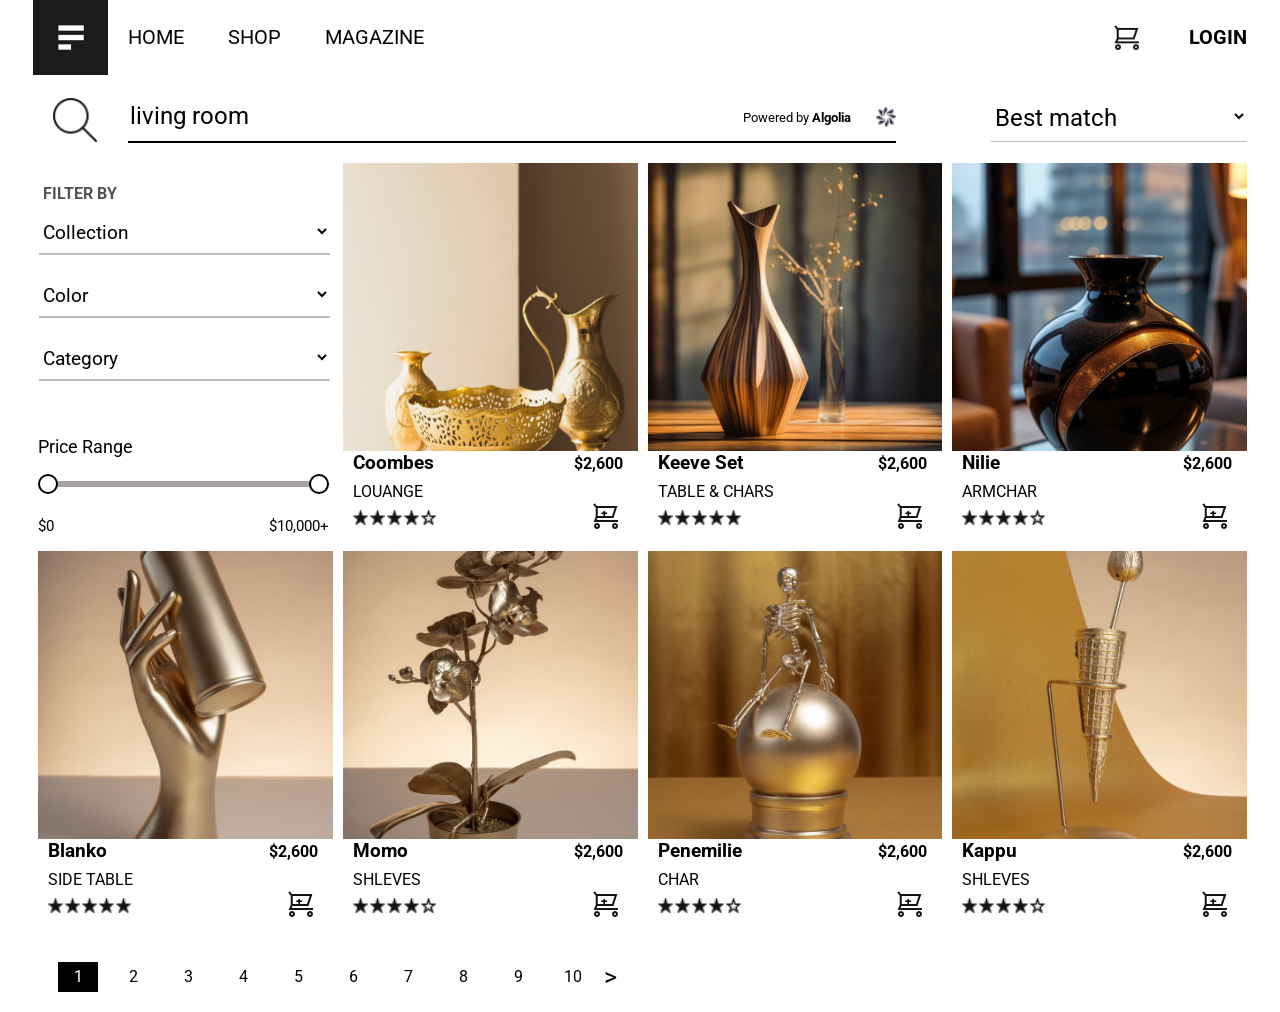
<file: index.html>
<!DOCTYPE html>
<html lang="en">

<head>
    <meta charset="UTF-8">
    <meta name="viewport" content="width=device-width, initial-scale=1.0">

    <meta http-equiv="X-UA-Compatible" content="IE=edge">
    
    <!-- google-site-verification -->
    <meta name="google-site-verification" content="E8fvx5u1HfwR_nZ2mX3aA8Wqj6GKUdC4XOMs6c41xrw" />

    <!-- SEO Meta Tags -->
    <meta name="description"
        content="Discover our premium collection of modern and elegant furniture. Shop high-quality chairs, tables, sofas, and shelves for your home.">
    <meta name="keywords" content="furniture, ecommerce, home decor, modern furniture, chairs, tables">
    <meta name="robots" content="index, follow">

    <!-- Open Graph for Social Media -->
    <meta property="og:title" content="Modern Furniture Store | Home - Shop the Best Furniture for Your Home Online ">
    <meta property="og:description" content="Shop the best modern furniture for your home.">
    <meta property="og:type" content="website">
    <meta property="og:url" content="https://kaizelkai.github.io/Shop/">

    <title>Modern Furniture Store | Home</title>

    <link rel="preconnect" href="https://fonts.googleapis.com">
    <link rel="preconnect" href="https://fonts.gstatic.com" crossorigin>
    <link href="https://fonts.googleapis.com/css2?family=Roboto:ital,wght@0,100..900;1,100..900&display=swap"
        rel="stylesheet">
    <link rel="stylesheet" href="css/style.css">
    <link rel="stylesheet" href="css/ka.css">
    <link rel="stylesheet" href="css/charles.css">
</head>

<body>
    <header>
        <div class="ka">

            <nav>
                <img class="logo" src="asset/icon/Logo.png" alt="logo">
                <div class="navBar">
                    <ul>
                        <li><a href="#home">HOME</a></li>
                        <li><a href="#shop">SHOP</a></li>
                        <li><a href="#magazine">MAGAZINE</a></li>
                        <li class="mlog"><a href="#magazine">LOGIN</a></li>
                    </ul>
                </div>

                <div class="kapanier">
                    <img src="asset/icon/Cart Button.png" alt="shopping cart icon">
                    <a href="#" class="llog">LOGIN</a>
                </div>
                <div class="menuBt" id="menuBt">&#9776</div>
            </nav>


        </div>
        <div class="kabSearchContent">
            <div class="kabSearch">
                <img src="asset/icon/Search.png" alt="shopping cart icon">
                <div class="linlin">
                    <div class="kabSearchSection">
                        <form action="#" method="post">
                            <input type="text" name="search" id="search" value="living room">
                        </form>
                    </div>
                    <div class="powered">
                        <p>Powered by <span>Algolia</span></p>
                        <img src="asset/icon/Sajari Logo.png" alt="shopping cart icon">
                    </div>
                </div>

            </div>
            <div class="bestma">
                <select class="bestMatch" name="best">
                    <option value="">Best match</option>
                    <option value="">best match</option>
                    <option value="">best match</option>
                    <option value="">best match</option>
                    <option value="">best match</option>
                    <option value="">best match</option>
                </select>
            </div>
        </div>

    </header>
    <main>


        <div class="tout_les_produits">
            <div class="espaces">

                <h4 class="ficters">FILTER BY </h4>
                <h4 class="ficterMobile">Filters <span class="fil"><svg xmlns="http://www.w3.org/2000/svg" width="200"
                            height="200" viewBox="0 0 24 24">
                            <path fill="#000000"
                                d="M16 21.308L6.692 12L16 2.692l1.063 1.064L8.82 12l8.244 8.244L16 21.308Z" />
                        </svg></span></h4>
                <div class="allFilter">
                    <div class="filter">
                        <select class="bestMatch1" name="best">
                            <option value="">Collection</option>
                            <option value="">best match</option>
                            <option value="">best match</option>
                            <option value="">best match</option>
                            <option value="">best match</option>
                            <option value="">best match</option>
                        </select>
                    </div>
                    <div class="filter">
                        <select class="bestMatch1" name="best">
                            <option value="">Color</option>
                            <option value="">best match</option>
                            <option value="">best match</option>
                            <option value="">best match</option>
                            <option value="">best match</option>
                            <option value="">best match</option>
                        </select>
                    </div>
                    <div class="filter">
                        <select class="bestMatch1" name="best">
                            <option value="">Category</option>
                            <option value="">best match</option>
                            <option value="">best match</option>
                            <option value="">best match</option>
                            <option value="">best match</option>
                            <option value="">best match</option>
                        </select>
                    </div>

                    <div class="box">
                        <h3>Price Range</h3>
                        <div class="slider-zone" id="sliderZone">
                            <div class="barre-fond"></div>
                            <div class="barre-active" id="barreActive"></div>
                            <input type="range" id="min" min="0" max="10000" value="0" step="100">
                            <input type="range" id="max" min="0" max="10000" value="10000" step="100">
                        </div>
                        <div class="valeurs">
                            <span id="affMin">$0</span>
                            <span id="affMax">$10,000+</span>
                        </div>
                    </div>
                </div>

            </div>
            <div class="CADRE active">
                <div class="produits">
                    <img src="asset/img/image jaune.png" alt="Coombes">
                </div>

                <div class="infos">
                    <h3>Coombes</h3>
                    <samp>$2,600</samp>
                </div>

                <p class="category">LOUANGE</p>
                <div class="car">
                    <div class="etoiles">
                        <img src="asset/icon/Star - On.png" alt="">
                        <img src="asset/icon/Star - On.png" alt="">
                        <img src="asset/icon/Star - On.png" alt="">
                        <img src="asset/icon/Star - On.png" alt="">
                        <img src="asset/icon/Star.png" alt="">
                    </div>
                    <div class="panier">
                        <a href=""><img src="asset/icon/Cart Button.png" alt="panier"></a>
                        <p>+</p>
                    </div>
                </div>
            </div>

            <div class="CADRE active">
                <div class="produits">
                    <img src="asset/img/jolie.png" alt="Coombes">
                </div>

                <div class="infos">
                    <h3>Keeve Set</h3>
                    <samp>$2,600</samp>
                </div>

                <p class="category">TABLE & CHARS</p>
                <div class="car">
                    <div class="etoiles">
                        <img src="asset/icon/Star - On.png" alt="">
                        <img src="asset/icon/Star - On.png" alt="">
                        <img src="asset/icon/Star - On.png" alt="">
                        <img src="asset/icon/Star - On.png" alt="">
                        <img src="asset/icon/Star - On.png" alt="">
                    </div>
                    <div class="panier">
                        <img src="asset/icon/Cart Button.png" alt="panier">
                        <p>+</p>
                    </div>
                </div>
            </div>

            <div class="CADRE active">
                <div class="produits">
                    <img src="asset/img/IMAGE3.png" alt="Coombes">
                </div>

                <div class="infos">
                    <h3>Nilie</h3>
                    <samp>$2,600</samp>
                </div>

                <p class="category">ARMCHAR</p>
                <div class="car">
                    <div class="etoiles">
                        <img src="asset/icon/Star - On.png" alt="">
                        <img src="asset/icon/Star - On.png" alt="">
                        <img src="asset/icon/Star - On.png" alt="">
                        <img src="asset/icon/Star - On.png" alt="">
                        <img src="asset/icon/Star.png" alt="">
                    </div>
                    <div class="panier">
                        <img src="asset/icon/Cart Button.png" alt="panier">
                        <p>+</p>
                    </div>
                </div>
            </div>

            <div class="CADRE active">
                <div class="produits">
                    <img src="asset/img/image4.png" alt="Coombes">
                </div>

                <div class="infos">
                    <h3>Blanko</h3>
                    <samp>$2,600</samp>
                </div>

                <p class="category">SIDE TABLE</p>
                <div class="car">
                    <div class="etoiles">
                        <img src="asset/icon/Star - On.png" alt="">
                        <img src="asset/icon/Star - On.png" alt="">
                        <img src="asset/icon/Star - On.png" alt="">
                        <img src="asset/icon/Star - On.png" alt="">
                        <img src="asset/icon/Star - On.png" alt="">
                    </div>
                    <div class="panier">
                        <img src="asset/icon/Cart Button.png" alt="panier">
                        <p>+</p>
                    </div>
                </div>
            </div>


            <div class="CADRE">
                <div class="produits">
                    <img src="asset/img/image5.png" alt="Coombes">
                </div>

                <div class="infos">
                    <h3>Momo</h3>
                    <samp>$2,600</samp>
                </div>

                <p class="category">SHLEVES</p>
                <div class="car">
                    <div class="etoiles">
                        <img src="asset/icon/Star - On.png" alt="">
                        <img src="asset/icon/Star - On.png" alt="">
                        <img src="asset/icon/Star - On.png" alt="">
                        <img src="asset/icon/Star - On.png" alt="">
                        <img src="asset/icon/Star.png" alt="">
                    </div>
                    <div class="panier">
                        <img src="asset/icon/Cart Button.png" alt="panier">
                        <p>+</p>
                    </div>
                </div>
            </div>


            <div class="CADRE">
                <div class="produits">
                    <img src="asset/img/image6.png" alt="Coombes">
                </div>

                <div class="infos">
                    <h3>Penemilie</h3>
                    <samp>$2,600</samp>
                </div>

                <p class="category">CHAR</p>
                <div class="car">
                    <div class="etoiles">
                        <img src="asset/icon/Star - On.png" alt="">
                        <img src="asset/icon/Star - On.png" alt="">
                        <img src="asset/icon/Star - On.png" alt="">
                        <img src="asset/icon/Star - On.png" alt="">
                        <img src="asset/icon/Star.png" alt="">
                    </div>
                    <div class="panier">
                        <img src="asset/icon/Cart Button.png" alt="panier">
                        <p>+</p>
                    </div>
                </div>
            </div>

            <div class="CADRE">
            <div class="produits">
                <img src="asset/img/image7.png" alt="Coombes">
            </div>

            <div class="infos">
                <h3>Kappu</h3>
                <samp>$2,600</samp>
            </div>

            <p class="category">SHLEVES</p>
            <div class="car">
                <div class="etoiles">
                    <img src="asset/icon/Star - On.png" alt="">
                    <img src="asset/icon/Star - On.png" alt="">
                    <img src="asset/icon/Star - On.png" alt="">
                    <img src="asset/icon/Star - On.png" alt="">
                    <img src="asset/icon/Star.png" alt="">
                </div>
                <div class="panier">
                    <img src="asset/icon/Cart Button.png" alt="panier">
                    <p>+</p>
                </div>
            </div>
            </div>
        </div>


    </main>
    <footer>
        <div class="container">
            <div class="pagination">
                <ul>
                    <li class="link active mob" value="1" onclick="activelink()">1</li>
                    <li class="link mob" value="2" onclick="activelink()">2</li>
                    <li class="link mob" value="3" onclick="activelink()">3</li>
                    <li class="link mob" value="4" onclick="activelink()">4</li>
                    <li class="link" value="5" onclick="activelink()">5</li>
                    <li class="link" value="6" onclick="activelink()">6</li>
                    <li class="link" value="7" onclick="activelink()">7</li>
                    <li class="link" value="8" onclick="activelink()">8</li>
                    <li class="link" value="9" onclick="activelink()">9</li>
                    <li class="link" value="10" onclick="activelink()">10</li>

                </ul>
                <button class="next">></button>
            </div>
        </div>
    </footer>

    <!-- Scripts moved inside the body tag for valid HTML -->
    <script src="js/script.js"></script>
    <script src="js/mobilmenu.js"></script>
    <script src="js/range.js"></script>
</body>

</html>
</file>
<file: css/style.css>
.tout_les_produits {
    display: grid;
    grid-template-columns: repeat(4, 2fr);

}

@media only screen and (max-width: 700px) {

    .tout_les_produits {
        display: flex;
        flex-direction: column;

        align-items: center;
        justify-content: center;
    }

    body {

        display: flex;
        flex-direction: column;

    }

    main {
        margin-left: 25px;
        margin-right: 25px;
        display: flex;
        flex-direction: column;
        align-items: center;
        justify-content: center;
    }
}

main {
    margin-left: 20px;
    margin-right: 25px;
}



.CADRE {
    border-radius: 1px;
    width: 100%;
    /* padding: 10px; */
    margin-bottom: 18px;


}

.produits {
    /* padding: 10px; */
    padding-left: 10px;
    display: flex;

}

.produits img {
    width: 100%;
    height: 18em;
    object-fit: cover;
    display: block;
}

.image_produit{
    width: 100%;
    height: 200px;
}
   
.infos {
    display: flex;
    justify-content: space-between;
    align-items: center;
    margin-top: 1px;
    margin-left: 20px;
    margin-right: 15px;
}

.infos h3 {
    margin: 0;

}

.infos samp {
    font-weight: bold;
}

.category {
    margin-top: 8px;
    margin-bottom: 1px;
    margin-left: 20px;
}

.car {
    display: flex;
    justify-content: space-between;
    align-items: center;
}

.etoiles {

    display: flex;
    margin: 8px 0;
    gap: 2px;
    margin-left: 20px;
}

.etoiles img {
    width: 15px;

}

.prix_panier {
    display: flex;
    justify-content: space-between;
    align-items: center;
}

/* .prix_panier samp{
    justify-content: space-around;
    border: solid red;
    align-items: center;
}
 */


.panier img {
    width: 25px;
    margin-right: 20px;
}

.panier p {
    margin-top: -28px;
    margin-left: 8px;
    font-weight: bold;
    font-size: 0.78em;

}

* {
    font-family: "Roboto", sans-serif;
}

body {
    font-family: "Roboto", sans-serif;

}
</file>
<file: css/ka.css>
.powered span {
    font-weight: bold;
}

@media (min-width: 700px) {
    .espaces {
        margin-right: 4px;
    }

    .allFilter {
        display: block;
        margin-top: -18px;
        margin-right: 10px;
    }

    .espaces h4 {
        color: rgb(83, 83, 83);
        margin-left: 15px;
    }

    .filter .bestMatch1 {
        display: flex;
        margin-left: 11px;
        color: rgb(0, 0, 0);
        list-style-type: none;
        background-color: transparent;
        border: none;
        border-bottom: 0.14rem solid rgb(192, 190, 190);
        font-size: 1.2rem;
        line-height: 147.6%;
        padding-top: 0.825rem;
        padding-bottom: 0.5rem;
        width: 100%;
    }

    .filter {
        margin-top: 15px;
    }

    .menuBt {
        font-size: 36px;
        color: black;
        display: none;
    }

    .mlog {
        display: none;
    }

    .llog {
        display: block;
    }

    header {
        margin-top: -8px;
        margin-left: 25px;
        margin-right: 25px;
    }

    .ka nav {
        display: flex;
    }

    .ka .logo {
        width: 75px;
        height: 75px;
    }

    nav ul {
        display: contents;


    }

    nav ul li {
        display: inline-block;
        margin: 10px;
        margin-top: 15px;
        padding: 10px;
        color: rgb(0, 0, 0);
        font-size: 20px;
        /* font-weight: bold; */
        text-align: center;
        list-style-type: none;
    }

    nav ul li a {
        text-decoration: none;
        color: rgb(2, 2, 2);
    }

    nav .kapanier {
        display: flex;
        margin-left: auto;
        margin-top: 15px;
        padding: 10px 0px 10px 10px;
        color: rgb(0, 0, 0);
        font-size: 20px;
        font-weight: bold;
        text-align: center;
        list-style-type: none;


    }

    nav .kapanier a {
        margin-top: px;
        margin-left: 50px;
        text-decoration: none;
        color: rgb(2, 2, 2);
    }

    .kapanier img {
        width: 25px;
        height: 25px;
    }


    .kabSearchContent .kabSearch {
        display: inline-flex;
        margin: 10px;
        margin-top: 13px;
        padding: 10px;
        color: rgb(0, 0, 0);
        font-size: 20px;
        text-align: center;
        list-style-type: none;

    }

    .kabSearchContent .linlin {
        width: 60vw;
        margin-left: 30px;
        display: inline-flex;
        margin-top: -1px;
        color: rgb(0, 0, 0);
        font-size: 20px;
        text-align: center;
        list-style-type: none;
        border-bottom: 0.125rem solid black;

    }


    .kabSearchContent .kabSearch .kabSearchSection {
        display: flex;
        text-align: center;
        list-style-type: none;
        color: rgb(0, 0, 0);

    }

    .kabSearch img {
        width: 45px;
        height: 45px;
    }

    .kabSearchSection input {
        margin-top: -10px;
        border: none;
        width: 100%;
        height: 2rem;
        font-size: 1.5rem;
        line-height: 147.6%;
        padding-top: 0.825rem;
        padding-bottom: 0.5rem;
    }

    input:focus {
        outline: none;
    }

    .powered {
        display: flex;
        text-align: center;
        list-style-type: none;
        color: rgb(0, 0, 0);
        font-size: 0.8rem;
        margin-left: auto;
    }

    .powered img {
        width: 20px;
        height: 20px;
        margin-top: 10px;
        margin-left: 25px;
    }

    .kabSearchContent {
        display: flex;
        width: 100%;
        justify-content: space-between;
    }

    .bestMatch {
        display: flex;
        margin-left: auto;
        margin-top: 15px;
        color: rgb(0, 0, 0);
        list-style-type: none;
        background-color: transparent;
        border: none;
        border-bottom: 0.124rem solid rgb(192, 190, 190);
        font-size: 1.5rem;
        line-height: 147.6%;
        padding-top: 0.825rem;
        padding-bottom: 0.5rem;
        min-width: 140px;
        width: 20vw;
    }

    select:focus {
        outline: none;
    }

    .ficters {
        display: block;
    }

    .ficterMobile {
        display: none;
    }
}

@media (max-width: 700px) {
    .espaces{
    margin-right: 15px;
}
    header {
        margin-top: -8px;
        margin-right: 10px;
        margin-left: -15px;
    }

    .ka nav {
        display: flex;
    }

    .ka .logo {
        width: 60px;
        height: 60px;
    }

    .menuBt {
        margin-top: 15px;
        font-size: 36px;
        color: black;
        display: block;
        z-index: 10000;
        cursor: pointer;
    }

    .navBar.active {
        display: block;
        z-index: 100;
    }

    .mlog {
        display: block;
    }

    .llog {
        display: none;
    }


    nav ul {
        background-color: rgb(255, 255, 255);
        display: flex;
        flex-direction: column;

    }

    .navBar {
        background-color: rgb(255, 255, 255);

        position: absolute;
        width: 100%;
        margin-top: 65px;
        border-bottom: 0.2rem solid rgb(239, 238, 238);
        justify-content: center;
        display: none;
    }

    nav ul li {
        display: inline-block;
        margin: 10px;
        margin-top: 15px;
        color: rgb(0, 0, 0);
        font-size: 15px;
        /* font-weight: bold; */
        text-align: center;
        list-style-type: none;
    }

    nav ul li a {
        text-decoration: none;
        color: rgb(2, 2, 2);
    }

    nav .kapanier {
        display: flex;
        margin-left: auto;
        margin-top: 15px;
        padding: 10px 0px 10px 10px;
        color: rgb(0, 0, 0);
        font-size: 20px;
        font-weight: bold;
        text-align: center;
        list-style-type: none;


    }

    nav .kapanier a {
        margin-top: px;
        margin-left: 50px;
        text-decoration: none;
        color: rgb(2, 2, 2);
    }

    .kapanier img {
        width: 25px;
        height: 25px;
        margin-right: 45px;
    }


    .kabSearchContent .kabSearch {
        display: inline-flex;
        margin: 10px;
        margin-top: 13px;
        padding: 10px;
        color: rgb(0, 0, 0);
        font-size: 20px;
        text-align: center;
        list-style-type: none;

    }

    .kabSearchContent .linlin {
        width: 85vw;
        margin-left: 30px;
        display: flex;
        flex-direction: column;
        margin-top: -1px;
        color: rgb(0, 0, 0);
        font-size: 20px;
        text-align: center;
        list-style-type: none;


    }


    .kabSearchContent .kabSearch .kabSearchSection {
        display: flex;
        text-align: center;
        list-style-type: none;
        color: rgb(0, 0, 0);

    }

    .kabSearch img {
        width: 25px;
        height: 25px;
    }

    .kabSearchSection input {
        margin-top: -20px;
        border: none;
        width: 80vw;
        height: 1rem;
        font-size: 1.2rem;
        font-weight: bold;
        line-height: 147.6%;
        padding-bottom: 0.5rem;
        border-bottom: 0.2rem solid black;
    }

    input:focus {
        outline: none;
    }

    .powered {
        display: flex;
        text-align: center;
        list-style-type: none;
        color: rgb(0, 0, 0);
        font-size: 0.8rem;
        margin-left: auto;
    }

    .powered img {
        width: 20px;
        height: 20px;
        margin-top: 10px;
        margin-left: 25px;
    }

    .kabSearchContent {
        display: flex;
        flex-direction: column;
        width: 100%;
        justify-content: space-between;
    }

    .bestMatch {
        display: flex;
        margin-left: 25px;
        margin-top: -25px;
        color: rgb(0, 0, 0);
        list-style-type: none;
        background-color: transparent;
        border: none;
        border-bottom: 0.14rem solid rgb(192, 190, 190);
        font-size: 1.2rem;
        line-height: 147.6%;
        padding-top: 0.825rem;
        padding-bottom: 0.5rem;
        width: 93vw;
    }

    select:focus {
        outline: none;
    }

    .allFilter {
        display: none;
    }

    .allFilter.active {
        display: block;
        margin-bottom: 18px;
    }

    .ficterMobile.active {
        color: rgb(172, 171, 171);
        border-bottom: 0.14rem solid rgb(236, 228, 228);
    }

    .espaces h4 {
        color: rgb(83, 83, 83);
        margin-left: 15px;
        width: 93vw;
        cursor: pointer;
        border-bottom: 0.14rem solid rgb(192, 190, 190);
    }

    .filter .bestMatch1 {
        display: flex;
        margin-left: 11px;
        color: rgb(0, 0, 0);
        list-style-type: none;
        background-color: transparent;
        border: none;
        border-bottom: 0.14rem solid rgb(192, 190, 190);
        font-size: 1.2rem;
        line-height: 147.6%;
        padding-top: 0.825rem;
        padding-bottom: 0.5rem;
        width: 100%;
    }


    .CADRE {
        display: none;
    }

    .CADRE.active {
        display: block;
    }

    .link {
        display: none;
    }

    .link.mob {
        display: flex;
    }

    .ficters {
        display: none;
    }

    .ficterMobile {
        display: block;
    }

    span.fil {
        right: 0;
        margin-left: 83%;

    }

    span svg {
        width: 16px;
        height: 16px;
        margin-bottom: -4px;
        rotate: -90deg;
        z-index: 0;
    }

}
</file>
<file: css/charles.css>
.box{
        margin-top: 45px;
        width: 100%;
        padding: 10px;
    }

    .box h3 {
    margin: 0 0 24px 0;
    font-size: 18px;
    color: black;
    font-weight: normal;
    }

    .slider-zone {
    position: relative;
    height: 6px;
    margin: 20px 0 30px 0;
    }

    .barre-fond {
    position: absolute;
    width: 100%;
    height: 100%;
    background: #ddd;
    border-radius: 3px;
    top: 0;
    left: 0;
    }

    .barre-active {
    position: absolute;
    height: 100%;
    background: #a8a1a1;
    border-radius: 3px;
    top: 0;
    }

    .slider-zone input[type="range"] {
    position: absolute;
    width: 100%;
    height: 100%;
    top: 0;
    left: 0;
    background: none;
    pointer-events: none;
    -webkit-appearance: none;
    appearance: none;
    margin: 0;
    }

    .slider-zone input[type="range"]::-webkit-slider-thumb {
    -webkit-appearance: none;
    appearance: none;
    width: 20px;
    height: 20px;
    border-radius: 50%;
    background: white;
    border: 2px solid #000000;
    pointer-events: all;
    cursor: pointer;
    transition: transform 0.1s;
    }

    .slider-zone input[type="range"]::-webkit-slider-thumb:hover {
    transform: scale(1.15);
    }

    .slider-zone input[type="range"]::-moz-range-thumb {
    width: 20px;
    height: 20px;
    border-radius: 50%;
    background: white;
    border: 2px solid #000000;
    pointer-events: all;
    cursor: pointer;
    }

    .valeurs {
    display: flex;
    justify-content: space-between;
    margin-top: 16px;
    font-size: 15px;
    color: black;
    }




footer ul{
    display: flex;
    gap: 15px;
    justify-content: center;
    margin: 5px 5px;
}
footer ul li{
    cursor: pointer;
    display: inline-block;
}
/*stylisation de la pagination*/
.container{
    margin-top: 10px;
    width: 100%;
    height: 5vh;
    display: flex;
    align-items: center;
    justify-content: flex-start;
    padding: 5px 5px;
}

.pagination{
    display: flex;
    align-items: center;

}
footer ul li{
    display: flex;
    justify-content: center;
    align-items: center;
    
    width: 40px;
    height: 30px;
    text-align: center;
    cursor: pointer;
}
footer ul li.active{
    color: white;
    background-color: black;
}
.next{
    display: inline-flex;
    align-items: center;
    font-size: 25px;
    background: transparent;
    outline: none;
    border: none;
    cursor: pointer;
}
footer ul li:hover{
    background-color: black;
    transition: all ease 1s;
    color: white;
}
</file>
